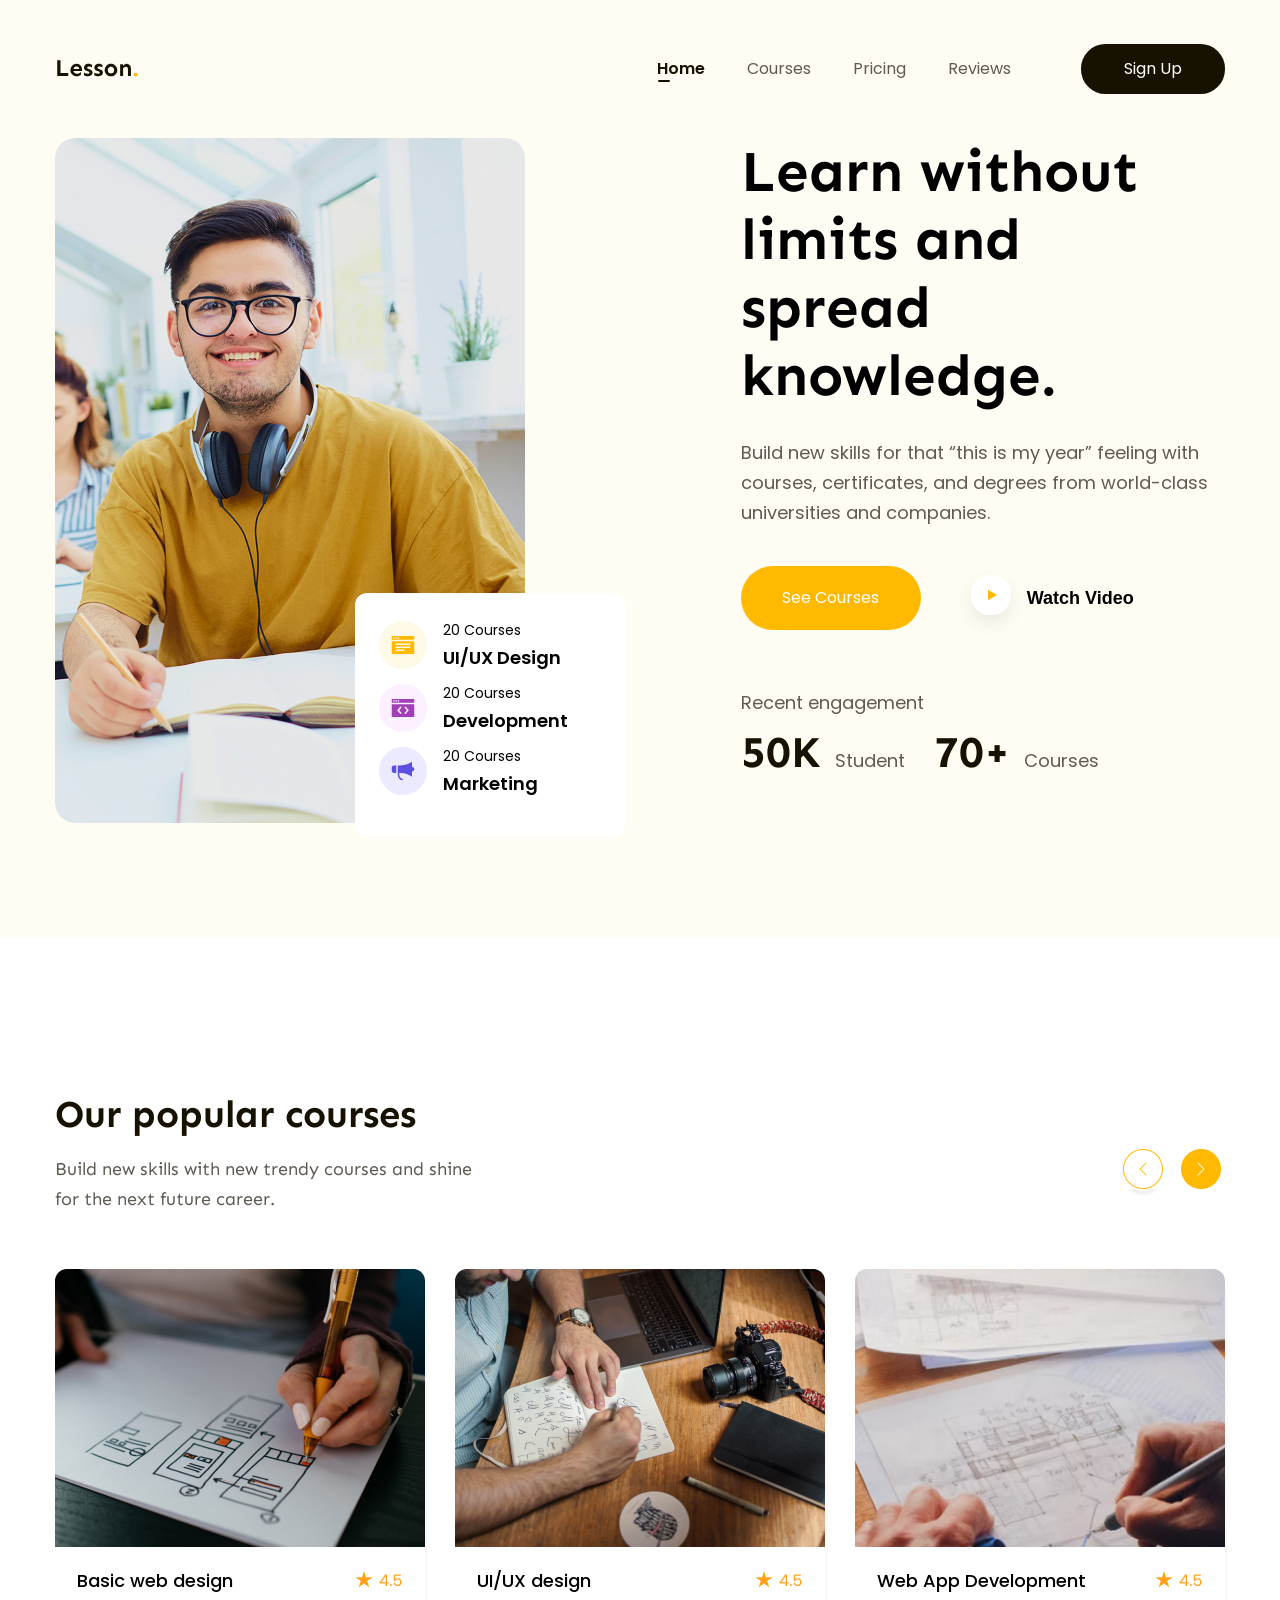
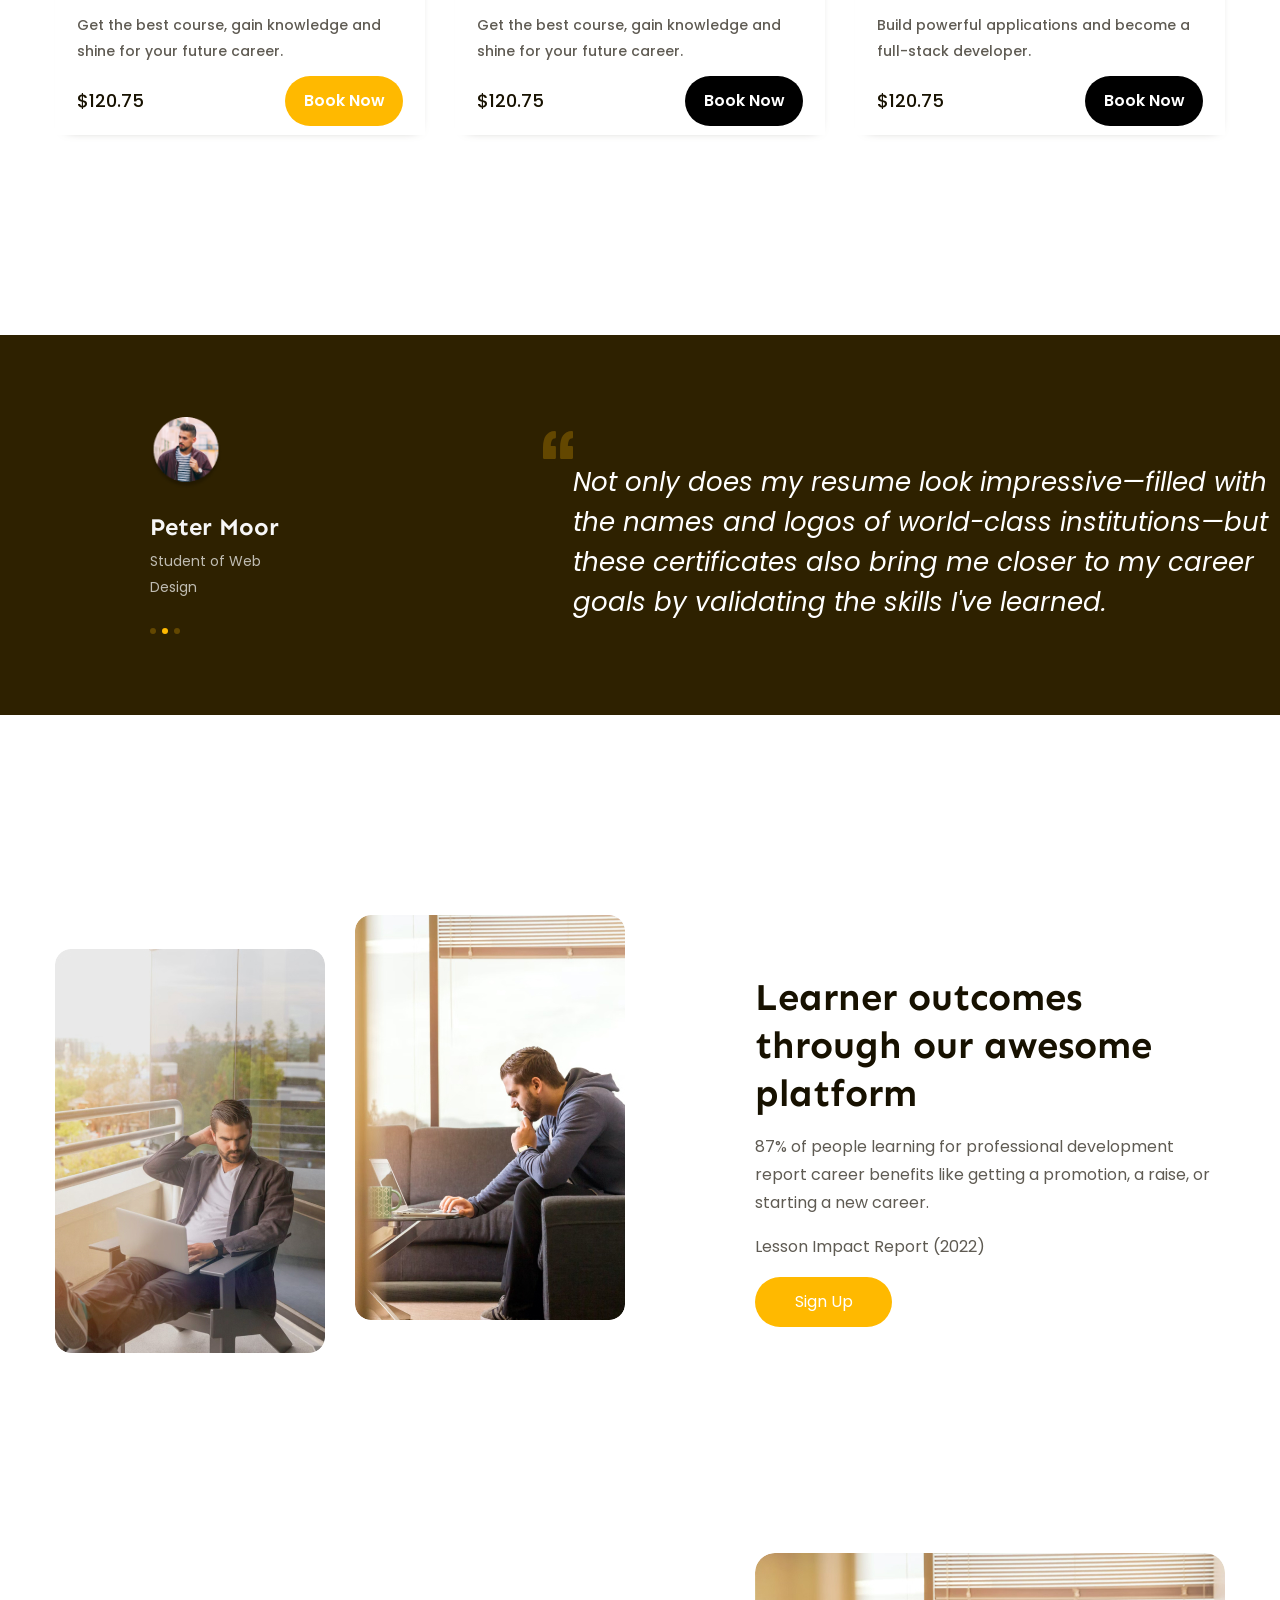
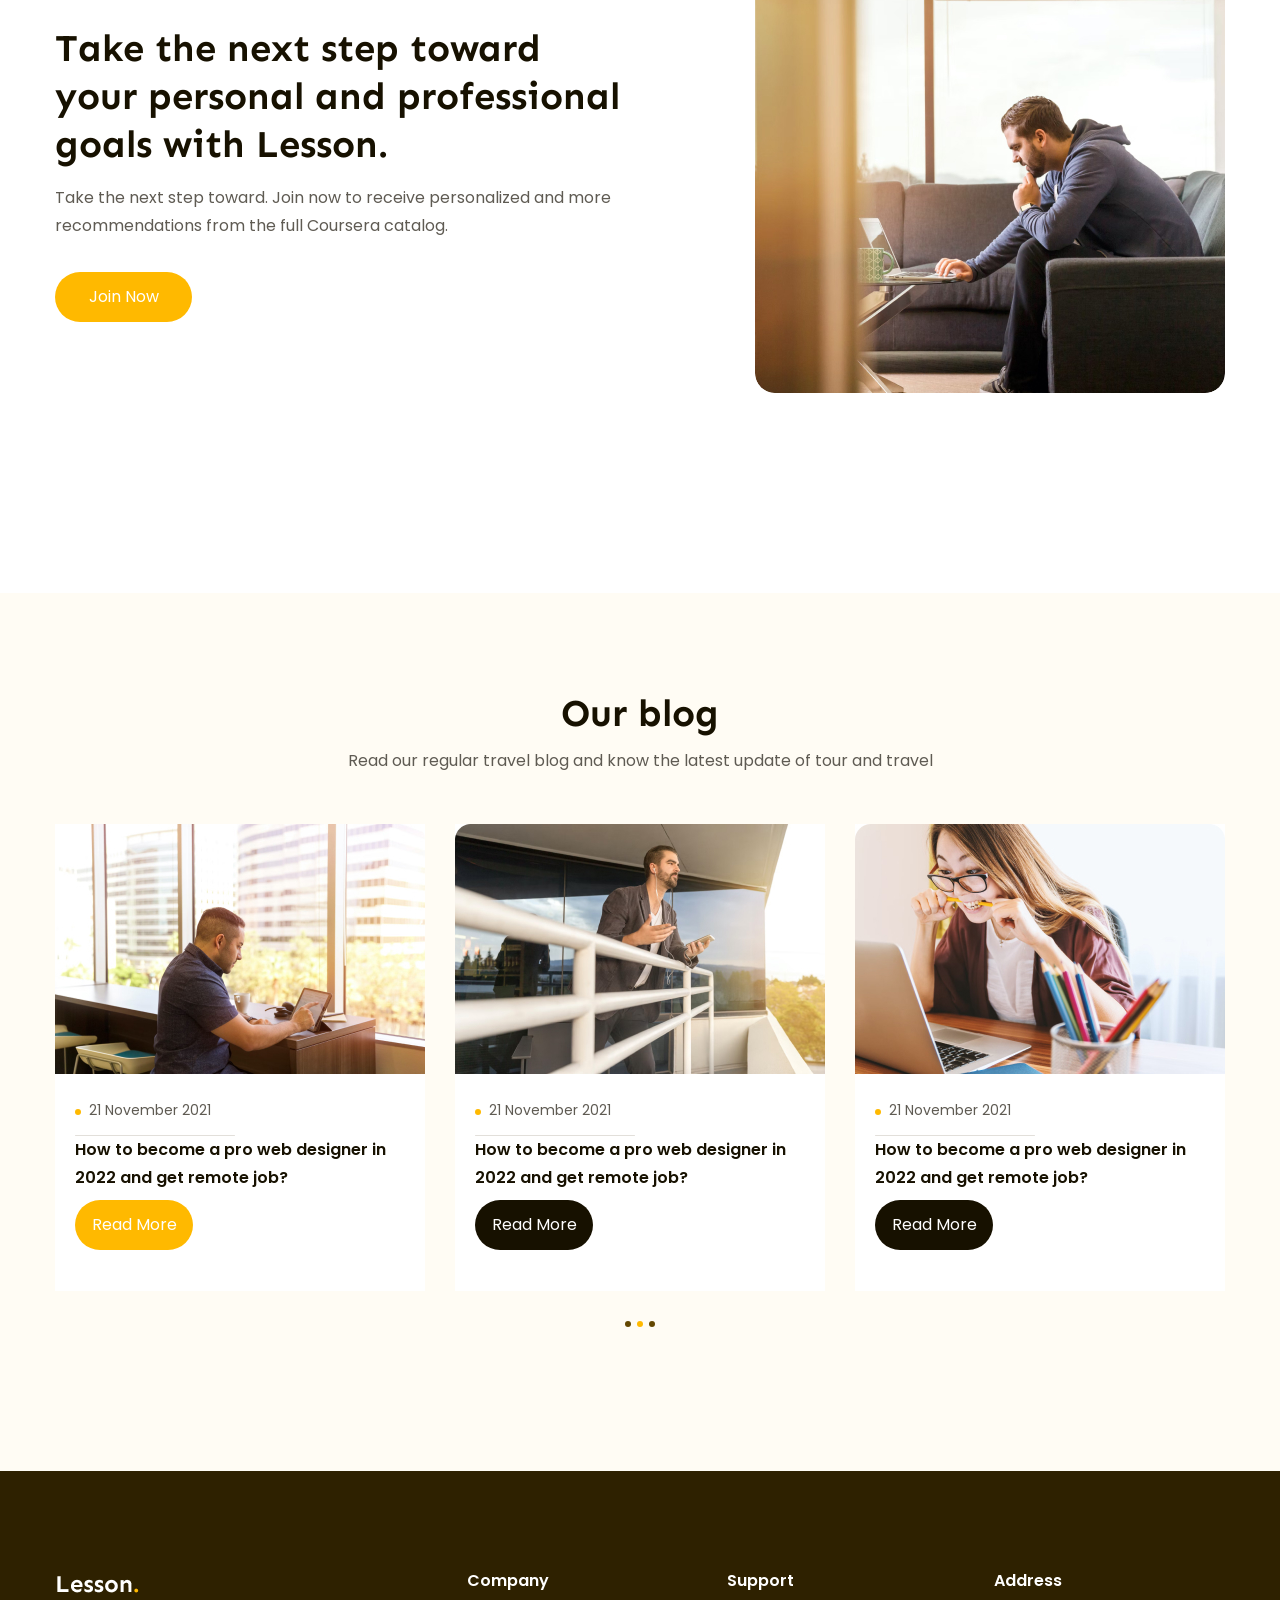
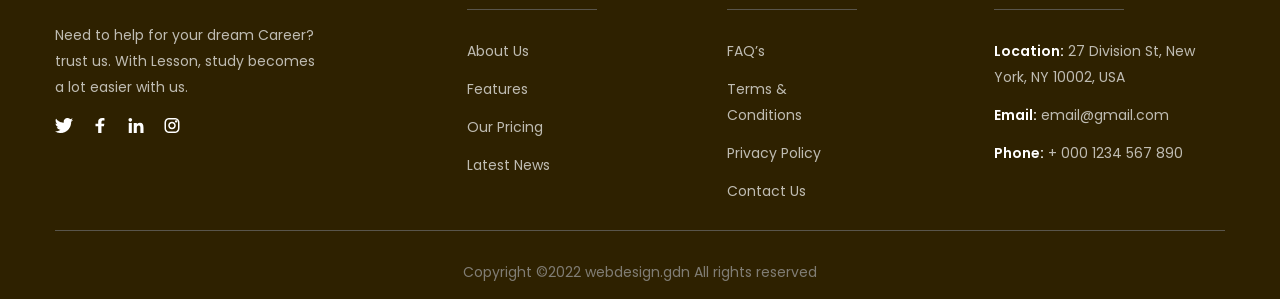
<file: index.html>
<!DOCTYPE html>
<html lang="vi-VN">
<head>
  <meta charset="UTF-8" />
  <meta name="viewport" content="width=device-width, initial-scale=1.0" />
  <title>Learning Landing Page</title>

  <!-- GG fonts -->
  <link rel="preconnect" href="https://fonts.googleapis.com" />
  <link rel="preconnect" href="https://fonts.gstatic.com" crossorigin />
  <link 
    href="https://fonts.googleapis.com/css2?family=Poppins:wght@100;300;400;500;600;700;900&family=Sen:wght@400;700;800&display=swap" 
    rel="stylesheet"
  />

  <!-- Reset CSS -->
  <link rel="stylesheet" href="./css/reset.css" />

  <!-- Custom -->
  <link rel="stylesheet" href="./css/style.css" />
</head>
<body>

  <!-- HEADER -->
  <header class="header">
    <div class="main-content">
      <div class="body">
        <!-- logo -->
        <a href="#"><img src="./img/Logo.svg" alt="Lesson" class="logo" /></a>

        <!-- Navigation (giữ nguyên như yêu cầu)-->
        <nav>
          <li><a class="active" href="#">Home</a></li>
          <li><a href="#">Courses</a></li>
          <li><a href="#">Pricing</a></li>
          <li><a href="#">Reviews</a></li>
        </nav>

        <!-- Sign up -->
        <a href="#" class="btn btn-signup">Sign Up</a>
      </div>
    </div>
  </header>

  <!-- HERO -->
  <section class="hero">
    <div class="main-content">
      <div class="left-bx">
        <img src="./img/guy-lesson 1.png" alt="guy lesson" />

        <div class="sumnary">
          <div class="item">
            <img class="icon" src="./img/UiDesign.svg" alt="UI UX" />
            <div class="course-content">
              <span>20 Courses</span>
              <span>UI/UX Design</span>
            </div>
          </div>

          <div class="item">
            <img class="icon" src="./img/Development.svg" alt="Development" />
            <div class="course-content">
              <span>20 Courses</span>
              <span>Development</span>
            </div>
          </div>

          <div class="item">
            <img class="icon" src="./img/Marketing.svg" alt="Marketing" />
            <div class="course-content">
              <span>20 Courses</span>
              <span>Marketing</span>
            </div>
          </div>
        </div>
      </div>

      <div class="right-bx">
        <h1>Learn without limits and spread knowledge.</h1>
        <p class="desc">
          Build new skills for that “this is my year” feeling with courses,
          certificates, and degrees from world-class universities and companies.
        </p>

        <div class="call-to-action">
          <a href="#" class="btn btn-see-courses">See Courses</a>
          <button class="btn-watch-video">
            <img src="./img/Play_icon.svg" alt="Watch Video" />
            <span>Watch Video</span>
          </button>
        </div>

        <div class="end">
          <span class="recent-engagement">Recent engagement</span>
          <div class="stats">
            <div class="item">
              <strong>50K</strong>
              <span>Student</span>
            </div>
            <div class="item">
              <strong>70+</strong>
              <span>Courses</span>
            </div>
          </div>
        </div>
      </div>
    </div>
  </section>

  <!-- SELECTION -->
  <section class="selection">
    <div class="main-content">
      <div class="description">
        <p class="main">Our popular courses</p>
        <p>Build new skills with new trendy courses and shine for the next future career.</p>
      </div>
      <img src="./img/Icons.png" alt="next_icon" class="next_icon">
    </div>

    <div class="main-content">
      <div class="option">

        <!-- Card 1 -->
        <div class="option1">
          <img src="./img/basicweb.jpg" alt="" class="preview">
          <div class="description">
            <div class="context">
              <img src="./img/Rating.svg" alt="Rating" class="Rating">
              <p>Basic web design</p>
              <p>Get the best course, gain knowledge and shine for your future career.</p>
            </div>

            <div class="cost">
              <p>$120.75</p>
              <a href="#" class="btn btn-book-now">Book Now</a>
            </div>
          </div>
        </div>

        <!-- Card 2 -->
        <div class="option2">
          <img src="./img/UiUxdesign.jpg" alt="" class="preview">
          <div class="description">
            <div class="context">
              <img src="./img/Rating.svg" alt="Rating">
              <p>UI/UX design</p>
              <p>Get the best course, gain knowledge and shine for your future career.</p>
            </div>

            <div class="cost">
              <p>$120.75</p>
              <a href="#" class="btn btn-book-now">Book Now</a>
            </div>
          </div>
        </div>

        <!-- Card 3 -->
        <div class="option3">
          <img src="./img/webapp.jpg" alt="" class="preview">
          <div class="description">
            <div class="context">
              <img src="./img/Rating.svg" alt="Rating">
              <p>Web App Development</p>
              <p>Build powerful applications and become a full-stack developer.</p>
            </div>

            <div class="cost">
              <p>$120.75</p>
              <a href="#" class="btn btn-book-now">Book Now</a>
            </div>
          </div>
        </div>

      </div>
    </div>
  </section>

  <!-- QUOTE SECTION -->
  <section>
    <div class="individual-quote">
      <div class="individual">
        <img src="./img/Peter Moor.png" alt="">
        <p>Peter Moor</p>
        <p>Student of Web Design</p>
        <div class="dot">
          <div class="item"></div>
          <div class="dif-item"></div>
          <div class="item"></div>
        </div>
      </div>

      <div class="quote">
        <img src="./img/Vector.svg" alt="">
        <p>
          Not only does my resume look impressive—filled with the names and logos of world-class institutions—but these certificates also bring me closer to my career goals by validating the skills I've learned.
        </p>
      </div>
    </div>
  </section>
<section>
  <!---- learner outcome -->
  <div class="Learner_outcomes">
    <div class="main-content">
      <div class="left-box">
        <img src="./img/leaner1.jpg" alt="">
        <img src="./img/learner2.jpg" alt="">
      </div>
      <div class="right-box">
        <span>Learner outcomes through our awesome platform</span>
        <span>87% of people learning for professional development report career benefits like getting a promotion, a raise, or starting a new career.</span>
        <span>Lesson Impact Report (2022)</span>
        <a href="#" class="learner-sign-up">Sign Up</a>

      </div>
    </div>
  </div>
</section>
<!--  join page -->
<section>
  <div class="join-page">
    <div class="main-content">
      <div class="left-side">
        <span>Take the next step toward your personal and professional goals with Lesson.</span>
        <span>Take the next step toward. Join now to receive personalized  and more recommendations from the full Coursera catalog.</span>
        <a href="#" class="join-btn">Join Now</a>
      </div>
      <div class="right-side">
        <img src="./img/learner2 big.jpg" alt="">
      </div>
    </div>
  </div>
</section>
<!--   BLOG -->
<section>
  <div class="blog">
    <div class="main-content">
      <div class="introduction">
        <span>Our blog</span>
        <span>Read our regular travel blog and know the latest update of tour and travel</span>
      </div>
      <div class="answear">
        <!-- Answear 1 -->
        <div class="answear1">
          <img src="./img/QA1.jpg" alt="Blog image 1">
          <div class="context">
            <div class="time">
              <div class="time-dot"></div>
              <span>21 November 2021</span>
              <div class="line"></div>
            </div>
            <span class="question">How to become a pro web designer in 2022 and get remote job?</span>
            <div><a href="#" class="btn-read-more">Read More</a></div>
          </div>
        </div>
        
        <!-- Answear 2 -->
        <div class="answear2">
          <img src="./img/QA2.jpg" alt="Blog image 2">
          <div class="context">
            <div class="time">
              <div class="time-dot"></div>
              <span>21 November 2021</span>
              <div class="line"></div>
            </div>
            <span class="question">How to become a pro web designer in 2022 and get remote job?</span>
            <div><a href="#" class="btn-read-more">Read More</a></div>
          </div>
        </div>
        
        <!-- Answear 3 -->
        <div class="answear3">
          <img src="./img/QA3.jpg" alt="Blog image 3">
          <div class="context">
            <div class="time">
              <div class="time-dot"></div>
              <span>21 November 2021</span>
              <div class="line"></div>
            </div>
            <span class="question">How to become a pro web designer in 2022 and get remote job?</span>
            <div><a href="#" class="btn-read-more">Read More</a></div>
          </div>
        </div>
        <div class="dot">
          <div class="item"></div>
          <div class="dif-item"></div>
          <div class="item"></div>
        </div>
    </div>
  </div>
</section>
<!-- FOOTER -->
<section>
  <footer>
    <div class="main-content">
      <div class="direct">
        <div class="info">
          <img src="./img/Logo-version2.png" alt="">
          
          <span>Need to help for your dream Career? trust us. With Lesson, study becomes a lot easier with us.</span>
          <div class="social-platform">
            <img src="./img/Twitter.png" alt="">
            <img src="./img/Facebook.svg" alt="">
            <img src="./img/Linkedin.svg" alt="">
            <img src="./img/Instagram.svg" alt="">
          </div>
        </div>
      </div>
      <div class="contact-info">
        <div class="company">
          <span>Company</span>
          <div class="line"></div>
          <span>About Us</span>
          <span>Features</span>
          <span>Our Pricing</span>
          <span>Latest News</span>
        </div>
        <div class="support">
          <span>Support</span>
          <div class="line"></div>
          <span>FAQ’s</span>
          <span>Terms & Conditions</span>
          <span>Privacy Policy</span>
          <span>Contact Us</span>
        </div>
        <div class="address">
          <span>Address</span>
          <div class="line"></div>
          <div class="row">
            <span class="label">Location:</span>
            <span class="text"> 27 Division St, New York, NY 10002, USA</span>
          </div>
          
          <div class="row">
            <span class="label">Email:</span>
            <span class="text"> email@gmail.com</span>
          </div>
          
          <div class="row">
            <span class="label">Phone:</span>
            <span class="text"> + 000 1234 567 890</span>
            
          </div>
        </div>
      </div>
    </div>
  <div class="line">

  </div>
  <div class="copyright">
    <span>
      Copyright ©2022 webdesign.gdn All rights reserved
    </span>
  </div>
  </footer>
</section>
</body>
</html>
</file>
<file: css/style.css>
* {
  box-sizing: border-box;
}

:root {
  --primary-text-color: #171100;
  --background-color: #fffcf4;
  --white-color: #fff;
  --font-body: Sen, sans-serif;
  --second-text-color: #5f5b53;
  --font-heading: Poppins, sans-serif;
}

/* Đổi đơn vị px sang rem */
html {
  font-size: 62.5%;
}
body {
  font-size: 1.6rem;
  font-family: var(--font-heading);
}

/* Common CSS */
a {
  text-decoration: none;
}

li {
  list-style: none;
}

.btn {
  width: 144px;
  line-height: 50px;
  background: var(--primary-text-color);
  color: var(--white-color);
  border-radius: 24.5px;
  text-align: center;
}

/* Header section */
.header {
  background-color: var(--background-color);
  padding-top: 44px;
  padding-bottom: 44px;
}

.main-content {
  width: 1170px;
  margin-left: auto;
  margin-right: auto;
  max-width: calc(100% - 16px);
}

.header .body {
  display: flex;
  align-items: center;
}

.header nav {
  display: flex;
  margin-left: auto;
}

.header nav a {
  font-size: 1.6rem;
  line-height: 28px;
  color: #5f5b53;
  padding-left: 21px;
  padding-right: 21px;
}

.header nav a:hover {
  text-shadow: 1px 0 0 currentColor;
  color: var(--primary-text-color);
}

.header nav a.active {
  font-weight: 600;
  color: var(--primary-text-color);
  position: relative;
}

.header nav a.active:after {
  content: "";
  width: 12px;
  height: 2px;
  border-radius: 1px;
  background: var(--primary-text-color);
  display: block;
  position: absolute;
  top: 23px;
  left: 22px;
}

.header .body .btn-signup {
  margin-left: 49px;
}

.header .body .btn-signup:hover {
  box-shadow: 0 0 12px rgba(255, 255, 255, 0.8),
    0 0 24px rgba(255, 255, 255, 0.6);
  transform: scale(1.05);
  transition: 0.25s ease;
}

/* Hero section */
.hero {
  background-color: var(--background-color);
}

.hero .main-content {
  display: flex;
}

.hero .left-bx {
  width: 48.7%;
  position: relative;
}

.hero .left-bx > img {
  width: 470px;
  height: 685px;
  border-radius: 20px;
  margin-bottom: 111px;
}

.hero .left-bx .sumnary {
  width: 270px;
  height: 244px;
  background-color: #fff;
  border-radius: 12px;
  padding: 24px;
  position: absolute;
  right: 0;
  bottom: 100px;
}

.hero .left-bx .item {
  display: flex;
  margin: 7px 0;
  align-items: center;
}

.hero .left-bx .item:first-child {
  margin-top: 0;
}

.hero .left-bx .item:last-child {
  margin-bottom: 0;
}

.hero .left-bx span {
  display: block;
}

.hero .left-bx .icon {
  margin-right: 16px;
  width: 48px;
  height: 48px;
}

.hero .left-bx .course-content span:first-child {
  font-size: 1.4rem;
  line-height: 26px;
}

.hero .left-bx .course-content span:last-child {
  font-weight: 600;
  font-size: 1.8rem;
  line-height: 30px;
}

.hero .right-bx {
  width: 51.3%;
  padding-left: 116px;
}

.hero .right-bx h1 {
  font-family: var(--font-body);
  font-size: 5.8rem;
  font-weight: 700;
  width: 470px;
  letter-spacing: -2%;
  line-height: 68px;
}

.hero .right-bx .desc {
  font-size: 1.8rem;
  line-height: 30px;
  color: var(--second-text-color);
  margin-top: 28px;
  margin-bottom: 38px;
}

.hero .right-bx .call-to-action {
  display: flex;
}

.hero .right-bx .btn-see-courses {
  width: 180px;
  background-color: #ffb900;
  line-height: 64px;
  height: 64px;
  border-radius: 32px;
}

.hero .right-bx .btn-watch-video {
  background: none;
  border: none;
  align-items: center;
  margin-left: 28px;
  display: flex;
}
.hero .right-bx .btn-watch-video span {
  font-size: 1.8rem;
  line-height: 30px;
  font-weight: 600;
  margin-top: -10px;
}

.hero .right-bx .end {
  margin-top: 48px;
}

.hero .right-bx .recent-engagement {
  font-size: 1.8rem;
  color: var(--second-text-color);
  line-height: 30px;
}
.hero .right-bx .stats {
  display: flex;
  margin-top: 8px;
}

.right-bx .stats .item {
  margin-right: 29px;
}

.right-bx .stats strong {
  font-family: var(--font-body);
  color: var(--primary-text-color);
  font-size: 4.4rem;
  line-height: 54px;
  font-weight: bold;
}

.right-bx .stats span {
  font-size: 1.8rem;
  color: var(--second-text-color);
  line-height: 30px;
  margin-left: 10px;
}

.selection
{
  margin-bottom: 200px;
}

/* selection */
.selection div .description .main  {
  margin-top: 153px;
  font-weight: bold;
  font-family: var(--font-body);
  font-size: 3.8rem;
  line-height: 48px;
  letter-spacing: -2%;
  color: var(--primary-text-color);
}

.selection div .description p:last-child {
  font-family: var(--font-body);
  font-size: 1.8rem;
  line-height: 30px;
  width: 438px;
  color: var(--second-text-color);
  margin-top: 16px;
}

.selection .main-content {
  align-items: center;
  display: flex;
}

.selection .main-content .next_icon {
  margin-left: auto;
  margin-top: 195px;
}

/* option */
.main-content .option {
  display: flex;
}

/* Gom chung option1,2,3 trùng lặp */
.main-content .option .option1,
.main-content .option .option2,
.main-content .option .option3 {
  width: 100%;
  height: 466px;
  margin-top: 55px;
  margin-right: 30px;
  object-fit: cover;
  border-radius: 20px 20px 0 0;
  box-shadow: 2px 4px 12px -11px #5f5b53;
  
}
.main-content .option .option1:hover,
.main-content .option .option2:hover,
.main-content .option .option3:hover{
  box-shadow: 0 0 12px rgba(255, 255, 255, 0.8),
    0 0 24px rgba(255, 255, 255, 0.6);
  transform: scale(1.05);
  transition: 0.25s ease;}

.main-content .option .option1 .description,
.main-content .option .option2 .description,
.main-content .option .option3 .description {
  margin: 16px 22px 22px 22px;
  position: relative;
  width: 326px;
  height: 150px;
}

.main-content .option .option1 .description .context > p,
.main-content .option .option2 .description .context > p,
.main-content .option .option3 .description .context > p {
  font-size: 1.8rem;
  font-family: var(--font-heading);
  font-weight: 500;
  line-height: 30px;
}

.main-content .option .option1 .description .context p:last-child,
.main-content .option .option2 .description .context p:last-child,
.main-content .option .option3 .description .context p:last-child {
  font-family: var(--font-heading);
  font-size: 1.4rem;
  line-height: 26px;
  color: var(--second-text-color);
  width: 326px;
}

.main-content .option .option1 .cost,
.main-content .option .option2 .cost,
.main-content .option .option3 .cost {
  display: flex;
}

.main-content .option .option1 .cost p,
.main-content .option .option2 .cost p,
.main-content .option .option3 .cost p {
  font-family: var(--font-heading);
  font-size: 1.8rem;
  line-height: 30px;
  color: var(--primary-text-color);
  margin-top: 22px;
  font-weight: 500;
}

.main-content .option .option1 .cost a
 {
  width: 118px;
  height: 50px;
  background-color: #ffb900;
  border-radius: 25px;
  display: flex;
  justify-content: center;
  align-items: center;
  margin-top: 12px;
  margin-left: 141px;
  text-align: center;
  font-size: 1.6rem;
  font-weight: 600;
  color: white;
  text-decoration: none;
  
}
.main-content .option .option2 .cost a,
.main-content .option .option3 .cost a {
  width: 118px;
  height: 50px;
  background-color: #000000;
  border-radius: 25px;
  display: flex;
  justify-content: center;
  align-items: center;
  margin-top: 12px;
  margin-left: 141px;
  text-align: center;
  font-size: 1.6rem;
  font-weight: 600;
  color: white;
  text-decoration: none;
}

/* giữ float cho img */
.main-content .option .option1 .description img,
.main-content .option .option2 .description img,
.main-content .option .option3 .description img {
  float: right;
}
/* individual quote */

.individual-quote{
background-color: #2E2100;
display: flex;
justify-content: center;
height: 380px;
}


.individual-quote .individual  p:first-of-type
{
  font-family: var(--font-body);
  font-size: 24px ;
  line-height: 34px;
  color: #F7F7F7;
  font-weight: bold;
  margin-top: 18px;
  margin-bottom: 4px;

}
.individual-quote .individual  p:last-of-type
{
  font-family: var(--font-heading);
  font-size :14px;
  line-height: 26px;
  color: #BFBCB2;
  margin-bottom: 28px;
}

.individual-quote .individual 
{
  margin-left: 150px;
  width: 159px;
  
}

.individual-quote 
{
  align-items: center;
  display: flex;
}

.individual-quote .quote 
{
  margin-left: 241px;
  width: 770px;
  height: 188px;
}

.individual-quote .individual img
{
  width: 72px;
  height: 72px;
}



.individual-quote .quote p
{
  line-height: 40px;
  font-family: var(--font-heading);
  font-size: 26px;
  font-style: italic;
  color: #FFFFFF ;
  margin-left: 30px;
  
}


.individual-quote .individual .dot .item
{
  width: 6px;
  height: 6px;
  border-radius: 4px;
  -webkit-border-radius: 4px;
  -moz-border-radius: 4px;
  -ms-border-radius: 4px;
  -o-border-radius: 4px;
  background-color: #634700;
  margin-right: 6px;
}

.individual-quote .individual .dot .dif-item
{
  width: 6px;
  height: 6px;
  border-radius: 4px;
  -webkit-border-radius: 4px;
  -moz-border-radius: 4px;
  -ms-border-radius: 4px;
  -o-border-radius: 4px;
  background-color: #FFB900;
  margin-right: 6px;
}

.individual-quote .individual .dot
{
  display: flex;
  align-items: center;
  
}

/* learner outcomes */

.Learner_outcomes .main-content
{
  margin-top: 200px;
  display: flex;
}

.Learner_outcomes .main-content .left-box
{
  display: flex;
}

.Learner_outcomes .main-content .left-box img:first-child
{
  
  margin-top: 34px;
  width: 270px;
  height: 404px;
  border-radius: 16px;
  -webkit-border-radius: 16px;
  -moz-border-radius: 16px;
  -ms-border-radius: 16px;
  -o-border-radius: 16px;
}

.Learner_outcomes .main-content .left-box img:last-child
{

  width: 270px;
  height: 405px;
  border-radius: 16px;
  -webkit-border-radius: 16px;
  -moz-border-radius: 16px;
  -ms-border-radius: 16px;
  -o-border-radius: 16px;
  margin-left: 30px;
}

.Learner_outcomes .main-content .right-box 
{
  margin-left: 130px;
  width: 470px;
  height: 322px;
  margin-top: 58px;
}

.Learner_outcomes .main-content .right-box span
{
  display: block;
  margin-bottom: 16px;
  
}

.Learner_outcomes .main-content .right-box span:nth-child(1)
{
  font-size: 38px;
  font-weight: bold;
  line-height: 48px;
  letter-spacing: -2%;
  font-family: var(--font-body);
  color: var(--primary-text-color);
}

.Learner_outcomes .main-content .right-box span:nth-child(2)
{
  font-size: 16px;
  line-height: 28px;
  font-family: var(--font-heading);
  color: var(--second-text-color);
}

.Learner_outcomes .main-content .right-box span:nth-child(3)
{
  font-size: 16px;
  line-height: 28px;
  font-family: var(--font-heading);
  color: var(--second-text-color);
}

.Learner_outcomes .main-content .right-box a
{
  width: 137px;
  height: 50px;
  background-color: #FFB900;
  color:#FFFFFF;
  border-radius: 26px;
  -webkit-border-radius: 26px;
  -moz-border-radius: 26px;
  -ms-border-radius: 26px;
  -o-border-radius: 26px;
  font-size: 16px;
  font-family: var(--font-heading);
  font-weight: 400;
  line-height: 28px;
  display: flex;
  justify-content: center;
  align-items: center;
}

/* join page */

.join-page .main-content
{
  height: 440px;
  margin-top: 200px;
  display: flex;
  margin-bottom: 200px;
}
.join-page .left-side
{
  margin-top: 71px;
  margin-right: 130px;
}
.join-page .left-side span
{
  display: block;
}

.join-page .left-side span:first-child
{
  margin-bottom: 16px;
  font-size: 38px;
  line-height: 48px;
  font-weight: bold;
  font-family: var(--font-body);
  color: var(--primary-text-color);
  line-height: -2%;
  width: 570px;
}

.join-page .left-side span:nth-child(2)
{
  margin-bottom: 32px;
  font-family: var(--font-heading);
  font-size: 16px;
  line-height: 28px;
  color: var(--second-text-color);
  width: 570px;
} 



.join-page .left-side a
{
    width: 137px;
  height: 50px;
  background-color: #FFB900;
  color:#FFFFFF;
  border-radius: 26px;
  -webkit-border-radius: 26px;
  -moz-border-radius: 26px;
  -ms-border-radius: 26px;
  -o-border-radius: 26px;
  font-size: 16px;
  font-family: var(--font-heading);
  font-weight: 400;
  line-height: 28px;
  display: flex;
  justify-content: center;
  align-items: center;
}

.join-page .right-side img
{
  width: 470px;
  height: 440px;
  border-radius: 20px;
  -webkit-border-radius: 20px;
  -moz-border-radius: 20px;
  -ms-border-radius: 20px;
  -o-border-radius: 20px;
}
/*  */
.blog
{
  background-color: var(--background-color);
  height: 878px;
}
.blog .main-content .introduction
{
  padding-top: 96px;
  margin-bottom: 55px;


}
.blog .main-content .introduction span
{
  display: block;
  text-align: center;

}

.blog .main-content .introduction span:first-child
{
  font-size: 38px;
  font-weight: bold;
  line-height: 48px;
  letter-spacing: -2%;
  font-family: var(--font-body);
  color: var(--primary-text-color);
  margin-bottom: 16px;
}

.blog .main-content .introduction span:last-child
{
  margin-bottom: 32px;
  font-family: var(--font-heading);
  font-size: 16px;
  color: var(--second-text-color);

}

/*  */
.answear {
  display: flex;
  gap: 30px;
  flex-wrap: wrap;
}

.blog .main-content .introduction .answear {
  display: flex;
}

.answear .answear1,
.answear .answear2,
.answear .answear3 {
  display: block;
  width: 370px;
  height: 467px;
  background-color: #FFFFFF;
  box-shadow: 0px 0px 88px rgba(0, 16, 32, 0);
}

.answear .answear1 .context,
.answear .answear2 .context,
.answear .answear3 .context {
  margin-top: 20px;
  padding: 0 20px;
}


.answear .answear1 .context .time,
.answear .answear2 .context .time,
.answear .answear3 .context .time {
  font-family: var(--font-heading);
  font-size: 14px;
  color: var(--second-text-color);
  line-height: 26px;
}

.answear .answear1 .context .time .time-dot,
.answear .answear2 .context .time .time-dot,
.answear .answear3 .context .time .time-dot {
  width: 6px;
  height: 6px;
  border-radius: 4px;
  -webkit-border-radius: 4px;
  -moz-border-radius: 4px;
  -ms-border-radius: 4px;
  -o-border-radius: 4px;
  background-color: #FFB900;
  display: inline-block;
  margin-right: 4px; 
}

.answear .answear1 .context .time .line,
.answear .answear2 .context .time .line,
.answear .answear3 .context .time .line {
  width: 160px;
  height: 1px;
  opacity: 1; 
  border-radius: 0.5px;
  background-color: #E2DFDA;
  box-shadow: 0px 0px 88px rgba(0, 0, 0, 0.25);
  margin: 12px 0 0; 
  display: block; 
}


.answear .answear1 .context .question,
.answear .answear2 .context .question,
.answear .answear3 .context .question {
  font-family: var(--font-heading);
  font-weight: 600;
  font-size: 16px;
  line-height: 28px;
  color: var(--primary-text-color);
  width: 330px;
  margin-bottom: 12px;
  margin-top: 12px;
}

.answear .answear1 .context .btn-read-more {
  width: 118px;
  height: 50px;
  background-color: #FFB900;
  color: #FFFFFF;
  border-radius: 26px;
  -webkit-border-radius: 26px;
  -moz-border-radius: 26px;
  -ms-border-radius: 26px;
  -o-border-radius: 26px;
  font-size: 16px;
  font-family: var(--font-heading);
  font-weight: 400;
  line-height: 28px;
  display: flex;
  justify-content: center;
  align-items: center;
  margin-top: 8px;
  text-decoration: none;
}

/* Answear 2 và 3 button màu đen */
.answear .answear2 .context .btn-read-more,
.answear .answear3 .context .btn-read-more {
  width: 118px;
  height: 50px;
  background-color: var(--primary-text-color); /* Màu đen */
  color: #FFFFFF;
  border-radius: 26px;
  -webkit-border-radius: 26px;
  -moz-border-radius: 26px;
  -ms-border-radius: 26px;
  -o-border-radius: 26px;
  font-size: 16px;
  font-family: var(--font-heading);
  font-weight: 400;
  line-height: 28px;
  display: flex;
  justify-content: center;
  align-items: center;
  margin-top: 8px;
  text-decoration: none;
}


.answear .answear1 .context .btn-read-more:hover {
  background-color: #e6a700;
}

.answear .answear2 .context .btn-read-more:hover,
.answear .answear3 .context .btn-read-more:hover {
  background-color: #333333; 
}

.answear .answear1 img,
.answear .answear2 img,
.answear .answear3 img {
  width: 100%;
  height: 250px;
  object-fit: cover;
}


  .blog .main-content  .dot .item
{
  width: 6px;
  height: 6px;
  border-radius: 4px;
  -webkit-border-radius: 4px;
  -moz-border-radius: 4px;
  -ms-border-radius: 4px;
  -o-border-radius: 4px;
  background-color: #634700;
  margin-right: 6px;
}

.blog .main-content .dot .dif-item
{
  width: 6px;
  height: 6px;
  border-radius: 4px;
  -webkit-border-radius: 4px;
  -moz-border-radius: 4px;
  -ms-border-radius: 4px;
  -o-border-radius: 4px;
  background-color: #FFB900;
  margin-right: 6px;
}

.blog .main-content .answear .dot
{
  display: flex;
  margin-left: 570px;

}

/*  */




footer
{
  background-color: #2E2100 ;
  height: 428px;
  display: flex;
  flex-direction: column;
  align-items: center;
}


footer .direct .info span
{
  font-family: var(--font-heading);
  font-size: 14px;
  line-height: 26px;
  color: #BFBCB2;
  width: 267px;
  display: block;
  margin-top: 18px;
}


footer .direct .info .social-platform img
{
  margin-right: 18px;
  width: 18px;
  height: 15px;
  margin-top: 18px;
}

footer .direct .info .social-platform
{
  display: flex;
}


footer .main-content .direct
{
  display: block;
  margin-right: 145px;
}

footer .main-content  {
  display: flex;
  margin-top: 96px;
}


footer .contact-info .line
{
  width: 130px;
  height: 1px;
  opacity: 1; 
  background-color: #59554B;
  margin-top: 14px;
  margin-bottom: 28px;
}

footer .contact-info 
{
  display: flex;

}

footer .contact-info div:not(div .line , div .row)

{
  margin-right: 130px;
}

.support
{
  width: 137px;
}

.company span,
.support span
{
  display: block;
}

.company span:not(:first-child),
.support span:not(:first-child)
{
  font-family: var(--font-heading);
  font-size: 14px;
  line-height: 26px;
  color: #BFBCB2;
  margin-bottom: 12px;
}

.company span:first-child,
.support span:first-child
{
  font-family: var(--font-heading);
  font-weight: 600;
  color: #FFFFFF;
  font-size: 16px;
  line-height: 28px;
}

.address
{
  width: 231px;
}

.address .row 
{
  margin-bottom: 12px;
}

.address > span:first-child {
  display: block;
  font-weight: 600;
  margin-bottom: 12px;
  line-height: 28px;
  font-family: var(--font-heading);
  color: #FFFFFF;
}

.address .row span
{
  display: inline;
  font-size: 14px;
  line-height: 26px;
  font-family: var(--font-heading);
  color:#BFBCB2;
  width: 231px;
}

.address .row .label
{
  font-weight: 600;
  color: #FFFFFF;
}
footer .line
{
  width: 130px;
  height: 1px;
  opacity: 1; 
  background-color: #59554B;
  margin-top: 14px;
  margin-bottom: 28px;
}

footer .line {
  width: 1170px;
  
}

footer .copyright {
  text-align: center;
  font-size: 14px;
  color: #807D74;
  line-height: 26px;
  font-family: var(--font-heading);
}
</file>
